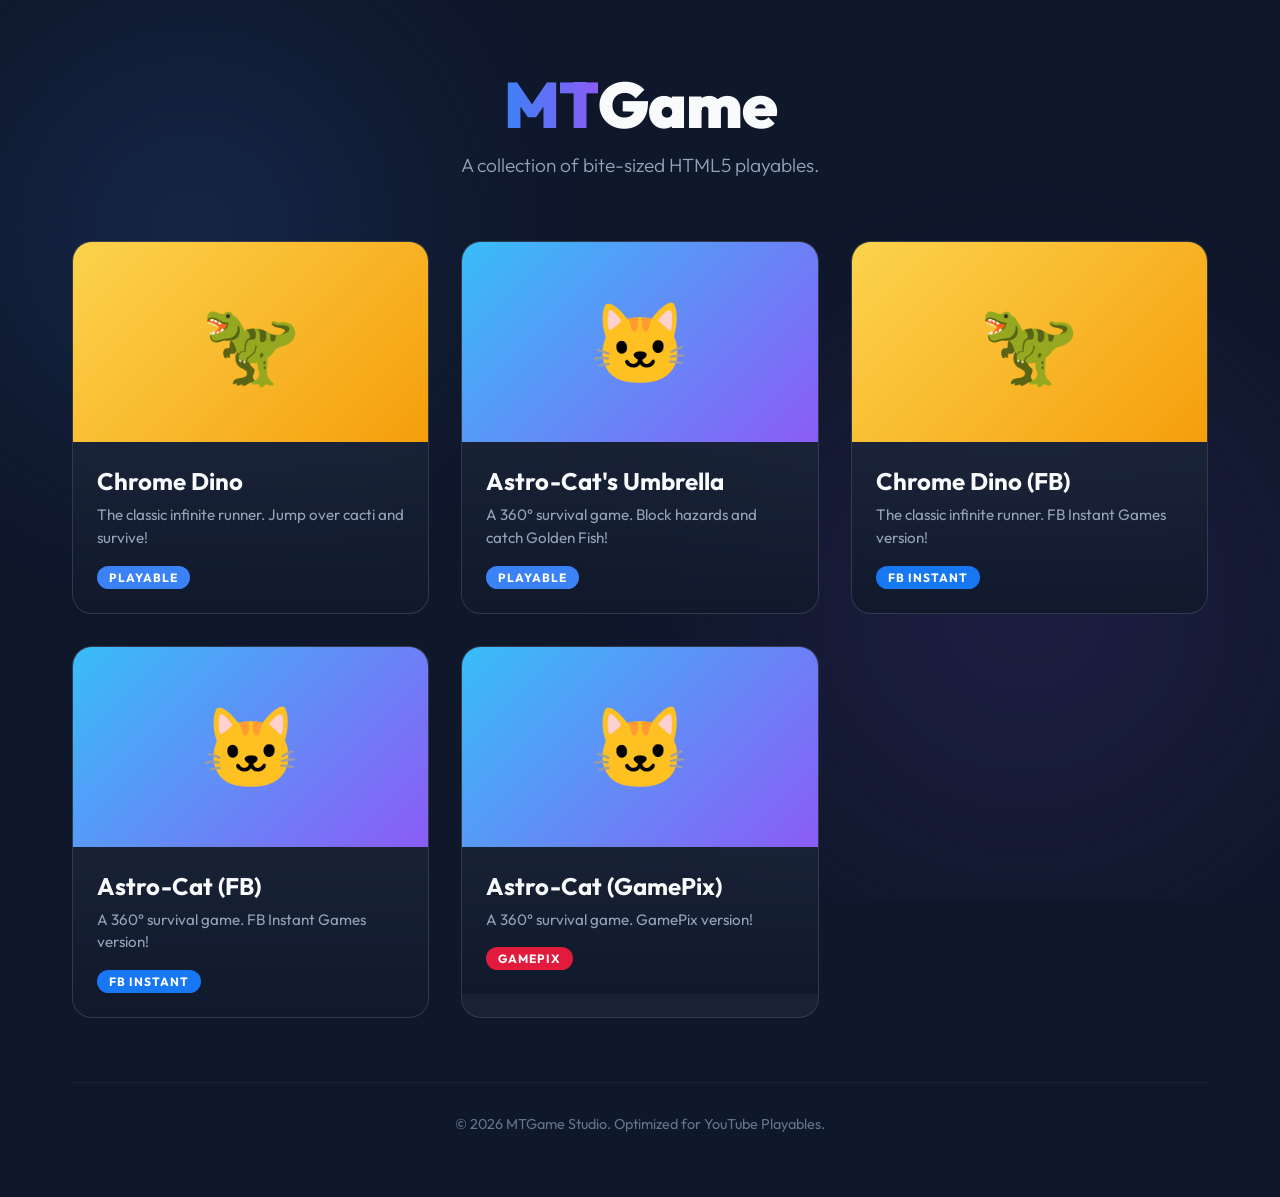
<file: index.html>
<!DOCTYPE html>
<html lang="en">
<head>
    <meta charset="UTF-8">
    <meta name="viewport" content="width=device-width, initial-scale=1.0">
    <title>MTGame | Playables Portal</title>
    <link rel="stylesheet" href="styles.css">
    <link href="https://fonts.googleapis.com/css2?family=Outfit:wght@300;500;700;900&display=swap" rel="stylesheet">
</head>
<body>
    <div class="background-elements">
        <div class="blob blob-1"></div>
        <div class="blob blob-2"></div>
    </div>
    
    <div class="container">
        <header>
            <h1><span class="highlight">MT</span>Game</h1>
            <p>A collection of bite-sized HTML5 playables.</p>
        </header>

        <main>
            <div class="games-grid">
                <!-- Dino Game Card -->
                <a href="games/dino/index.html" class="game-card">
                    <div class="game-thumbnail dino-thumb">
                        <div class="thumb-icon">🦖</div>
                        <div class="overlay-play">
                            <svg viewBox="0 0 24 24" width="48" height="48" fill="white"><path d="M8 5v14l11-7z"/></svg>
                        </div>
                    </div>
                    <div class="game-info">
                        <h2>Chrome Dino</h2>
                        <p>The classic infinite runner. Jump over cacti and survive!</p>
                        <span class="badge">Playable</span>
                    </div>
                </a>

                <!-- Astro-Cat Game Card -->
                <a href="games/astrocat/index.html" class="game-card">
                    <div class="game-thumbnail astrocat-thumb">
                        <div class="thumb-icon">🐱</div>
                        <div class="overlay-play">
                            <svg viewBox="0 0 24 24" width="48" height="48" fill="white"><path d="M8 5v14l11-7z"/></svg>
                        </div>
                    </div>
                    <div class="game-info">
                        <h2>Astro-Cat's Umbrella</h2>
                        <p>A 360° survival game. Block hazards and catch Golden Fish!</p>
                        <span class="badge">Playable</span>
                    </div>
                </a>

                <!-- FB Dino Game Card -->
                <a href="fbgame/dino/index.html" class="game-card">
                    <div class="game-thumbnail dino-thumb">
                        <div class="thumb-icon">🦖</div>
                        <div class="overlay-play">
                            <svg viewBox="0 0 24 24" width="48" height="48" fill="white"><path d="M8 5v14l11-7z"/></svg>
                        </div>
                    </div>
                    <div class="game-info">
                        <h2>Chrome Dino (FB)</h2>
                        <p>The classic infinite runner. FB Instant Games version!</p>
                        <span class="badge" style="background-color: #1877F2;">FB Instant</span>
                    </div>
                </a>

                <!-- FB Astro-Cat Game Card -->
                <a href="fbgame/astrocat/index.html" class="game-card">
                    <div class="game-thumbnail astrocat-thumb">
                        <div class="thumb-icon">🐱</div>
                        <div class="overlay-play">
                            <svg viewBox="0 0 24 24" width="48" height="48" fill="white"><path d="M8 5v14l11-7z"/></svg>
                        </div>
                    </div>
                    <div class="game-info">
                        <h2>Astro-Cat (FB)</h2>
                        <p>A 360° survival game. FB Instant Games version!</p>
                        <span class="badge" style="background-color: #1877F2;">FB Instant</span>
                    </div>
                </a>
                <!-- GamePix Astro-Cat Game Card -->
                <a href="gamepix/astrocat/index.html" class="game-card">
                    <div class="game-thumbnail astrocat-thumb">
                        <div class="thumb-icon">🐱</div>
                        <div class="overlay-play">
                            <svg viewBox="0 0 24 24" width="48" height="48" fill="white"><path d="M8 5v14l11-7z"/></svg>
                        </div>
                    </div>
                    <div class="game-info">
                        <h2>Astro-Cat (GamePix)</h2>
                        <p>A 360° survival game. GamePix version!</p>
                        <span class="badge" style="background-color: #E21B3C;">GamePix</span>
                    </div>
                </a>
            </div>
        </main>
        
        <footer>
            <p>&copy; 2026 MTGame Studio. Optimized for YouTube Playables.</p>
        </footer>
    </div>
</body>
</html>
</file>
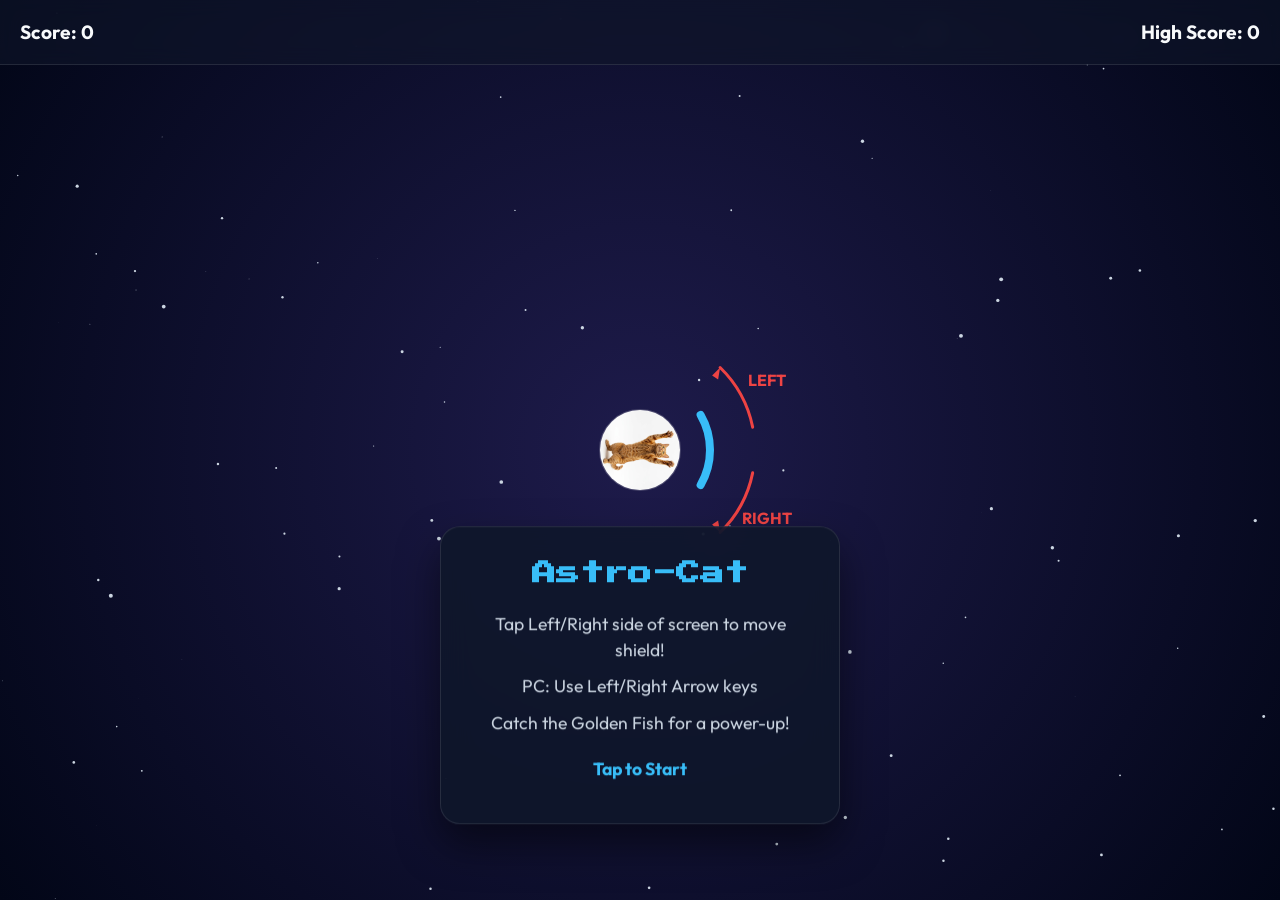
<file: fbgame/astrocat/index.html>
<!DOCTYPE html>
<html lang="en">
<head>
    <script src="https://connect.facebook.net/en_US/fbinstant.7.1.js"></script>
    <meta charset="UTF-8">
    <meta name="viewport" content="width=device-width, initial-scale=1.0, maximum-scale=1.0, user-scalable=no">
    <title>Astro-Cat's Umbrella</title>
    <link rel="stylesheet" href="style.css">
    <link href="https://fonts.googleapis.com/css2?family=Outfit:wght@400;700;900&family=Press+Start+2P&display=swap" rel="stylesheet">
</head>
<body>
    <div class="score-board">
        <div>Score: <span id="score">0</span></div>
        <div id="power-up-indicator" class="hidden">POWER-UP ACTIVE!</div>
        <div>High Score: <span id="high-score">0</span></div>
    </div>
    
    <canvas id="gameCanvas"></canvas>
    
    <div id="game-over" class="hidden">
        <h2>GAME OVER</h2>
        <p>Tap anywhere to Restart</p>
    </div>

    <div id="start-screen">
        <h1>Astro-Cat</h1>
        <p>Tap Left/Right side of screen to move shield!</p>
        <p>PC: Use Left/Right Arrow keys</p>
        <p>Catch the Golden Fish for a power-up!</p>
        <p class="blink">Tap to Start</p>
    </div>

    <script src="script.js"></script>
</body>
</html>
</file>
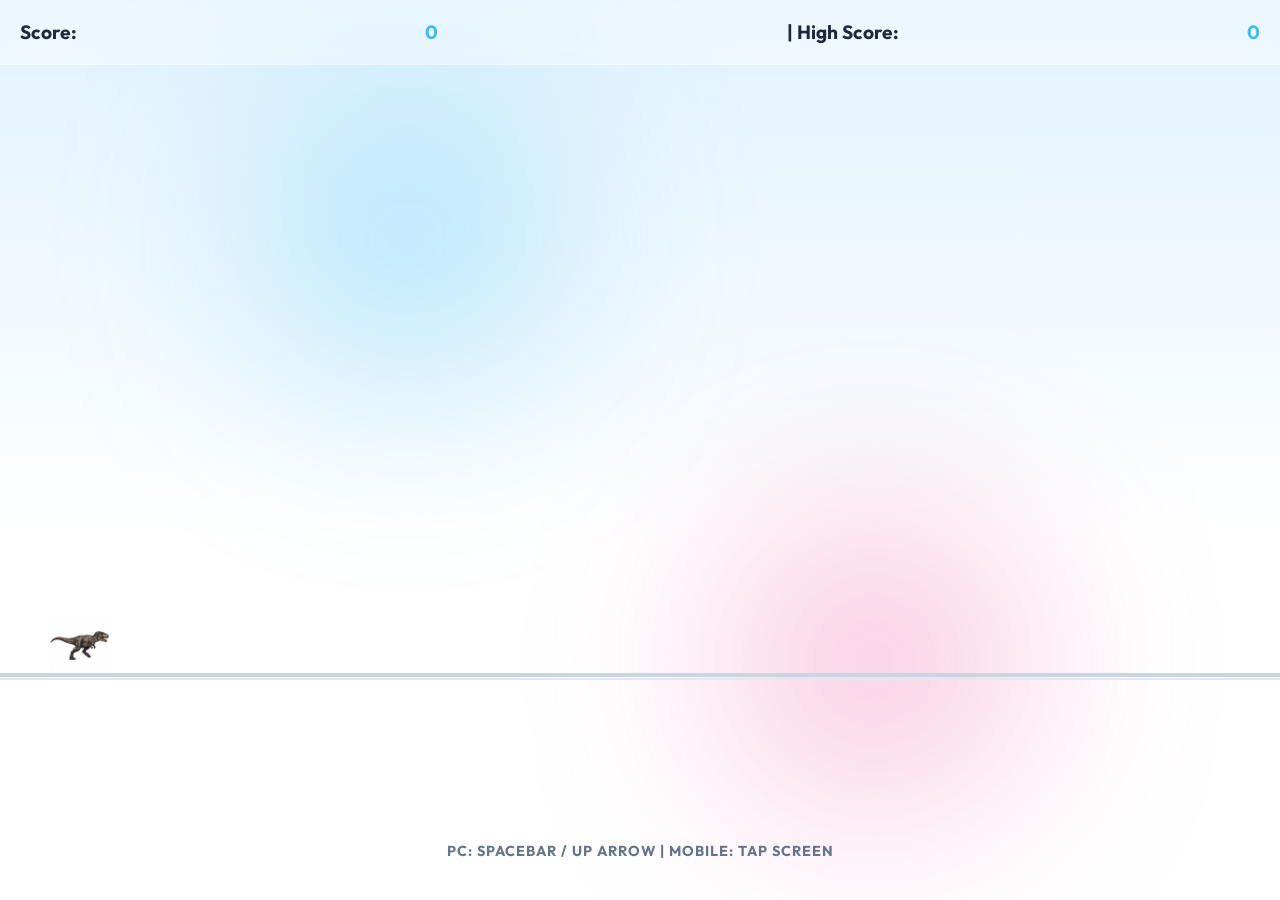
<file: fbgame/dino/index.html>
<!DOCTYPE html>
<html lang="en">
<head>
    <script src="https://connect.facebook.net/en_US/fbinstant.7.1.js"></script>
    <meta charset="UTF-8">
    <meta name="viewport" content="width=device-width, initial-scale=1.0, maximum-scale=1.0, user-scalable=no">
    <title>Chrome Dino Game</title>
    <link rel="stylesheet" href="style.css">
    <link href="https://fonts.googleapis.com/css2?family=Press+Start+2P&display=swap" rel="stylesheet">
</head>
<body>
    <div class="game-container">
        <div class="score-board">
            Score: <span id="score">0</span> | High Score: <span id="high-score">0</span>
        </div>
        <canvas id="gameCanvas"></canvas>
        <div id="game-over" class="hidden">
            <h2>GAME OVER</h2>
            <p>Tap or Press Space to Restart</p>
        </div>
        <div class="controls-hint">
            PC: Spacebar / Up Arrow | Mobile: Tap Screen
        </div>
    </div>
    
    <script src="script.js"></script>
</body>
</html>
</file>
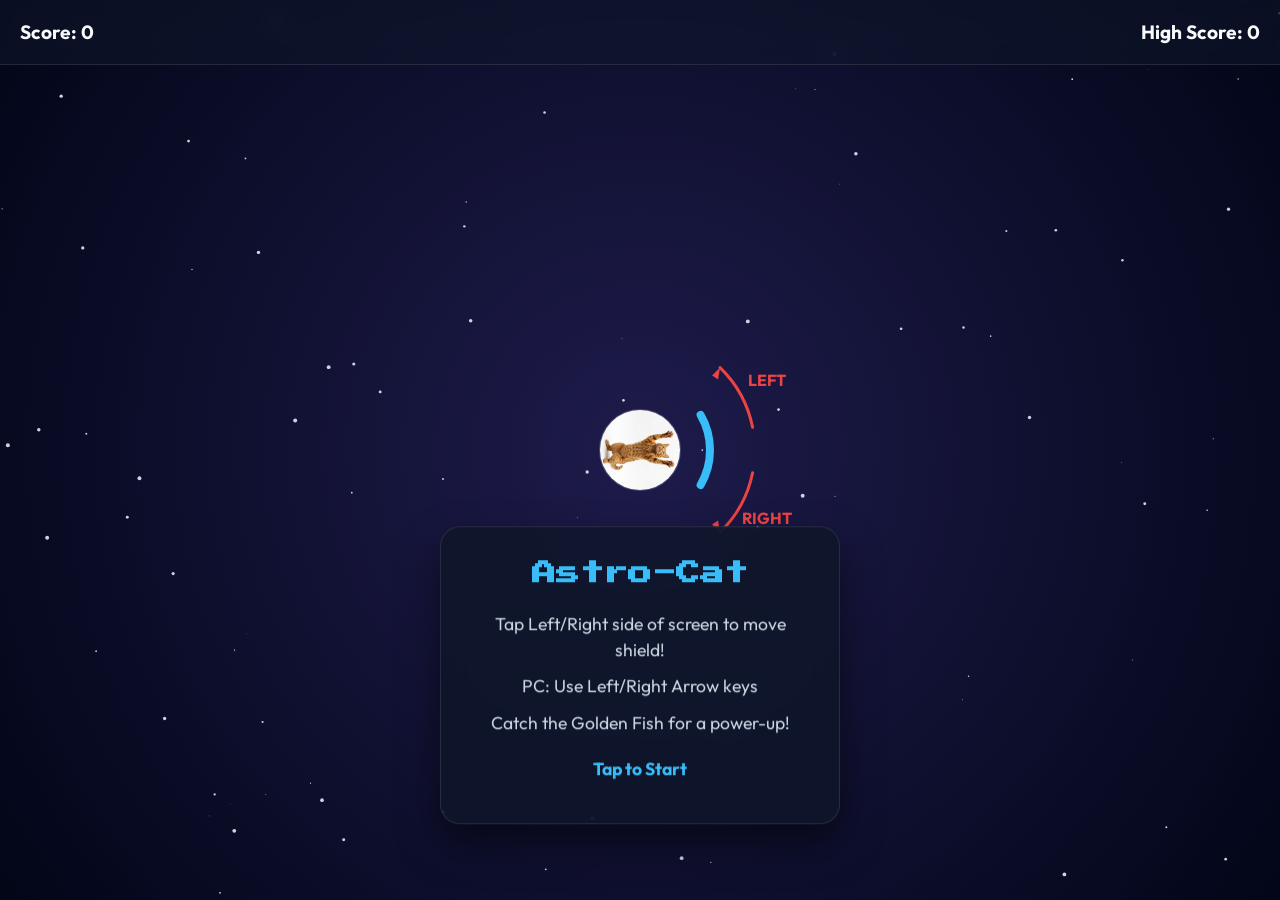
<file: gamepix/astrocat/index.html>
<!DOCTYPE html>
<html lang="en">
<head>
    <script src="https://integration.gamepix.com/sdk/v3/gamepix.sdk.js"></script>
    <meta charset="UTF-8">
    <meta name="viewport" content="width=device-width, initial-scale=1.0, maximum-scale=1.0, user-scalable=no">
    <title>Astro-Cat's Umbrella</title>
    <link rel="stylesheet" href="style.css">
    <link href="https://fonts.googleapis.com/css2?family=Outfit:wght@400;700;900&family=Press+Start+2P&display=swap" rel="stylesheet">
</head>
<body>
    <div class="score-board">
        <div>Score: <span id="score">0</span></div>
        <div id="power-up-indicator" class="hidden">POWER-UP ACTIVE!</div>
        <div>High Score: <span id="high-score">0</span></div>
    </div>
    
    <canvas id="gameCanvas"></canvas>
    
    <div id="game-over" class="hidden">
        <h2>GAME OVER</h2>
        <p>Tap anywhere to Restart</p>
    </div>

    <div id="start-screen">
        <h1>Astro-Cat</h1>
        <p>Tap Left/Right side of screen to move shield!</p>
        <p>PC: Use Left/Right Arrow keys</p>
        <p>Catch the Golden Fish for a power-up!</p>
        <p class="blink">Tap to Start</p>
    </div>

    <script src="script.js"></script>
</body>
</html>
</file>
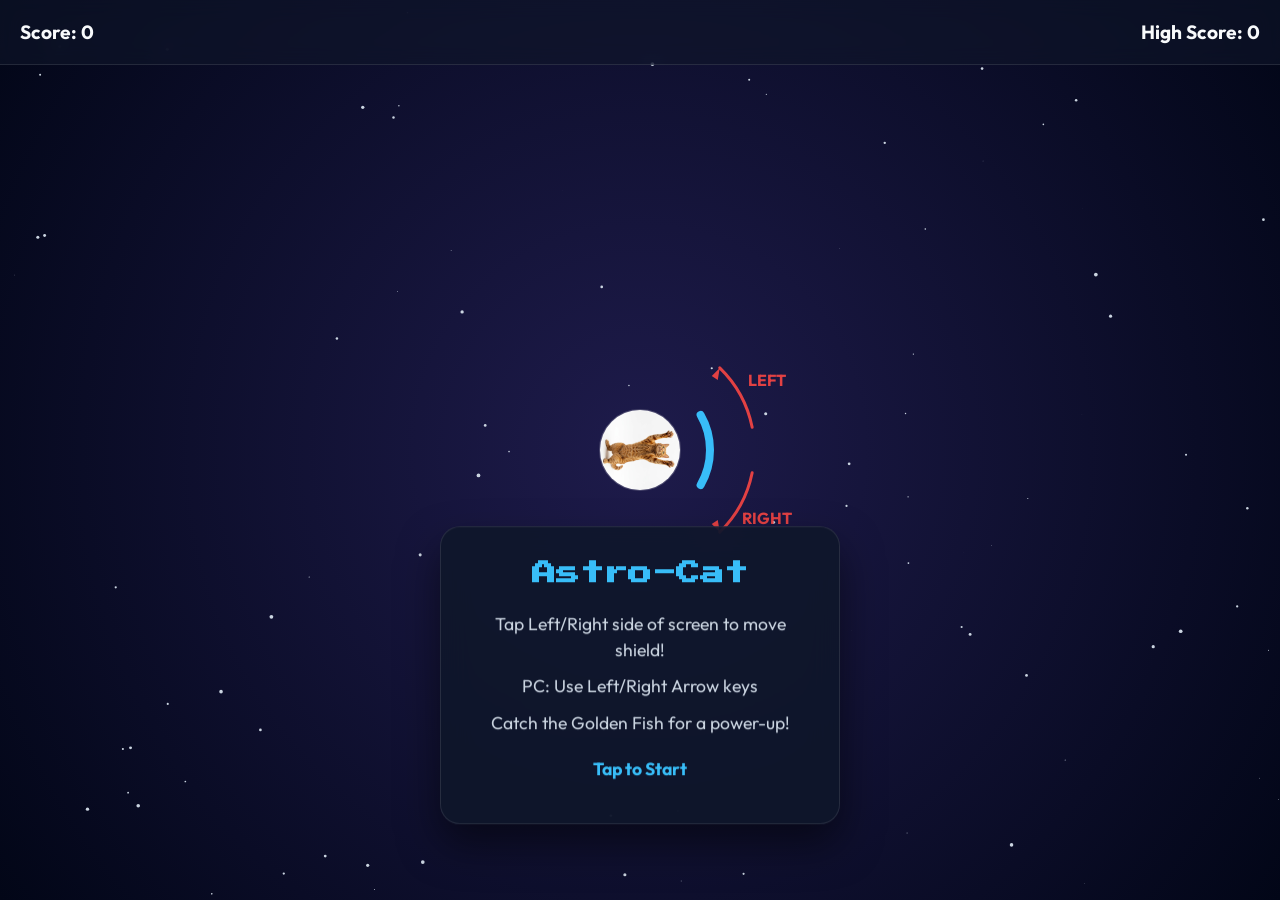
<file: games/astrocat/index.html>
<!DOCTYPE html>
<html lang="en">
<head>
    <script src="https://www.youtube.com/game_api/v1"></script>
    <meta charset="UTF-8">
    <meta name="viewport" content="width=device-width, initial-scale=1.0, maximum-scale=1.0, user-scalable=no">
    <title>Astro-Cat's Umbrella</title>
    <link rel="stylesheet" href="style.css">
    <link href="https://fonts.googleapis.com/css2?family=Outfit:wght@400;700;900&family=Press+Start+2P&display=swap" rel="stylesheet">
</head>
<body>
    <div class="score-board">
        <div>Score: <span id="score">0</span></div>
        <div id="power-up-indicator" class="hidden">POWER-UP ACTIVE!</div>
        <div>High Score: <span id="high-score">0</span></div>
    </div>
    
    <canvas id="gameCanvas"></canvas>
    
    <div id="game-over" class="hidden">
        <h2>GAME OVER</h2>
        <p>Tap anywhere to Restart</p>
    </div>

    <div id="start-screen">
        <h1>Astro-Cat</h1>
        <p>Tap Left/Right side of screen to move shield!</p>
        <p>PC: Use Left/Right Arrow keys</p>
        <p>Catch the Golden Fish for a power-up!</p>
        <p class="blink">Tap to Start</p>
    </div>

    <script src="script.js"></script>
</body>
</html>
</file>
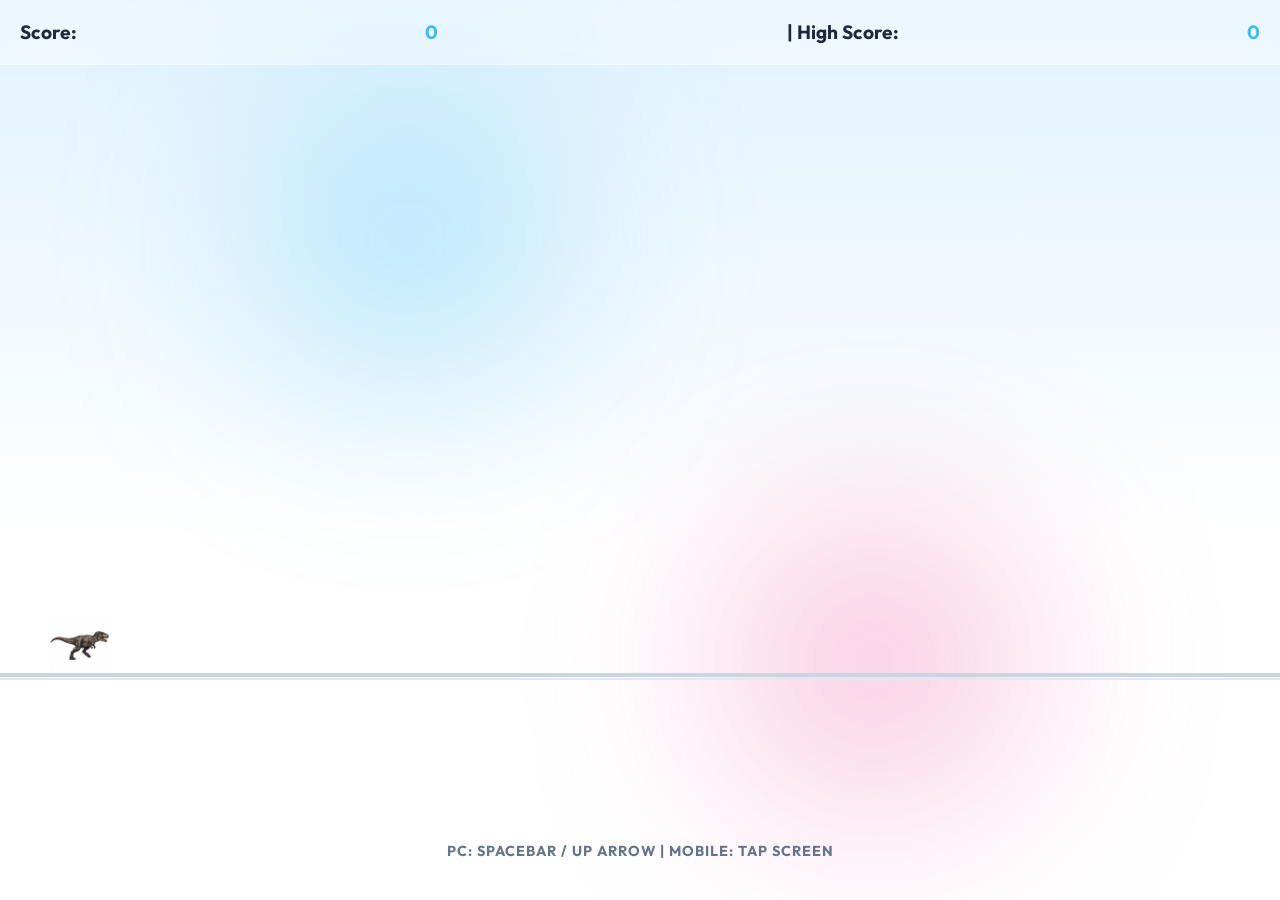
<file: games/dino/index.html>
<!DOCTYPE html>
<html lang="en">
<head>
    <script src="https://www.youtube.com/game_api/v1"></script>
    <meta charset="UTF-8">
    <meta name="viewport" content="width=device-width, initial-scale=1.0, maximum-scale=1.0, user-scalable=no">
    <title>Chrome Dino Game</title>
    <link rel="stylesheet" href="style.css">
    <link href="https://fonts.googleapis.com/css2?family=Press+Start+2P&display=swap" rel="stylesheet">
</head>
<body>
    <div class="game-container">
        <div class="score-board">
            Score: <span id="score">0</span> | High Score: <span id="high-score">0</span>
        </div>
        <canvas id="gameCanvas"></canvas>
        <div id="game-over" class="hidden">
            <h2>GAME OVER</h2>
            <p>Tap or Press Space to Restart</p>
        </div>
        <div class="controls-hint">
            PC: Spacebar / Up Arrow | Mobile: Tap Screen
        </div>
    </div>
    
    <script src="script.js"></script>
</body>
</html>
</file>
<file: styles.css>
:root {
    --bg-color: #0f172a;
    --text-color: #f8fafc;
    --primary: #3b82f6;
    --primary-hover: #2563eb;
    --card-bg: rgba(30, 41, 59, 0.7);
    --card-border: rgba(255, 255, 255, 0.1);
}

* {
    margin: 0;
    padding: 0;
    box-sizing: border-box;
}

body {
    font-family: 'Outfit', sans-serif;
    background-color: var(--bg-color);
    color: var(--text-color);
    min-height: 100vh;
    overflow-x: hidden;
    position: relative;
}

/* Background Effects */
.background-elements {
    position: fixed;
    top: 0;
    left: 0;
    width: 100%;
    height: 100%;
    z-index: -1;
    overflow: hidden;
}

.blob {
    position: absolute;
    border-radius: 50%;
    filter: blur(100px);
    opacity: 0.5;
    animation: float 20s infinite ease-in-out alternate;
}

.blob-1 {
    top: -10%;
    left: -10%;
    width: 50vw;
    height: 50vw;
    background: radial-gradient(circle, rgba(59,130,246,0.4) 0%, rgba(15,23,42,0) 70%);
}

.blob-2 {
    bottom: -10%;
    right: -10%;
    width: 60vw;
    height: 60vw;
    background: radial-gradient(circle, rgba(139,92,246,0.3) 0%, rgba(15,23,42,0) 70%);
    animation-delay: -10s;
}

@keyframes float {
    0% { transform: translate(0, 0) scale(1); }
    100% { transform: translate(5%, 5%) scale(1.1); }
}

.container {
    max-width: 1200px;
    margin: 0 auto;
    padding: 2rem;
    display: flex;
    flex-direction: column;
    min-height: 100vh;
}

header {
    text-align: center;
    margin-bottom: 4rem;
    margin-top: 2rem;
    animation: fadeInDown 1s ease-out;
}

header h1 {
    font-size: 4rem;
    font-weight: 900;
    letter-spacing: -1px;
    margin-bottom: 0.5rem;
}

header .highlight {
    color: transparent;
    background: linear-gradient(90deg, #3b82f6, #8b5cf6);
    -webkit-background-clip: text;
    background-clip: text;
}

header p {
    font-size: 1.2rem;
    color: #94a3b8;
    font-weight: 300;
}

main {
    flex: 1;
}

.games-grid {
    display: grid;
    grid-template-columns: repeat(auto-fill, minmax(300px, 1fr));
    gap: 2rem;
    animation: fadeInUp 1s ease-out 0.2s both;
}

.game-card {
    background: var(--card-bg);
    border: 1px solid var(--card-border);
    border-radius: 20px;
    overflow: hidden;
    text-decoration: none;
    color: var(--text-color);
    transition: all 0.3s cubic-bezier(0.25, 0.8, 0.25, 1);
    backdrop-filter: blur(10px);
    display: flex;
    flex-direction: column;
}

.game-card:hover:not(.disabled) {
    transform: translateY(-10px);
    border-color: rgba(255, 255, 255, 0.3);
    box-shadow: 0 20px 40px rgba(0, 0, 0, 0.4);
}

.game-card:hover:not(.disabled) .game-thumbnail {
    transform: scale(1.05);
}

.game-card:hover:not(.disabled) .overlay-play {
    opacity: 1;
}

.game-thumbnail {
    height: 200px;
    background: #1e293b;
    position: relative;
    display: flex;
    align-items: center;
    justify-content: center;
    transition: transform 0.5s ease;
    transform-origin: center;
}

.dino-thumb {
    background: linear-gradient(135deg, #fcd34d, #f59e0b);
}

.astrocat-thumb {
    background: linear-gradient(135deg, #38bdf8, #8b5cf6);
}

.empty-thumb {
    background: #334155;
}

.thumb-icon {
    font-size: 5rem;
}

.overlay-play {
    position: absolute;
    top: 0;
    left: 0;
    width: 100%;
    height: 100%;
    background: rgba(0,0,0,0.5);
    display: flex;
    align-items: center;
    justify-content: center;
    opacity: 0;
    transition: opacity 0.3s ease;
}

.overlay-play svg {
    filter: drop-shadow(0 0 10px rgba(255,255,255,0.5));
    transform: scale(0.9);
    transition: transform 0.3s ease;
}

.game-card:hover:not(.disabled) .overlay-play svg {
    transform: scale(1.1);
}

.game-info {
    padding: 1.5rem;
    position: relative;
    background: linear-gradient(to bottom, rgba(30,41,59,0) 0%, rgba(15,23,42,0.8) 100%);
}

.game-info h2 {
    font-size: 1.5rem;
    margin-bottom: 0.5rem;
    font-weight: 700;
}

.game-info p {
    color: #94a3b8;
    font-size: 0.95rem;
    line-height: 1.5;
    margin-bottom: 1rem;
}

.badge {
    display: inline-block;
    padding: 0.25rem 0.75rem;
    border-radius: 50px;
    font-size: 0.75rem;
    font-weight: 700;
    background: var(--primary);
    color: white;
    text-transform: uppercase;
    letter-spacing: 1px;
}

.badge-outline {
    background: transparent;
    border: 1px solid #64748b;
    color: #94a3b8;
}

.disabled {
    opacity: 0.6;
    cursor: not-allowed;
}

footer {
    text-align: center;
    margin-top: 4rem;
    padding: 2rem 0;
    color: #64748b;
    font-size: 0.9rem;
    border-top: 1px solid rgba(255,255,255,0.05);
}

@keyframes fadeInDown {
    from { opacity: 0; transform: translateY(-30px); }
    to { opacity: 1; transform: translateY(0); }
}

@keyframes fadeInUp {
    from { opacity: 0; transform: translateY(30px); }
    to { opacity: 1; transform: translateY(0); }
}

/* Responsive */
@media (max-width: 768px) {
    header h1 { font-size: 3rem; }
    .games-grid { grid-template-columns: 1fr; }
}
</file>
<file: fbgame/astrocat/style.css>
@import url('https://fonts.googleapis.com/css2?family=Outfit:wght@400;700;900&family=Press+Start+2P&display=swap');

* {
    margin: 0;
    padding: 0;
    box-sizing: border-box;
}

body {
    font-family: 'Outfit', sans-serif;
    /* Deep space radial gradient */
    background: radial-gradient(circle at center, #1e1b4b 0%, #020617 100%);
    display: block;
    width: 100vw;
    height: 100vh;
    overflow: hidden;
    touch-action: none; /* Prevent browser scrolling/pull-to-refresh */
    color: #f8fafc;
}

canvas {
    display: block;
    width: 100%;
    height: 100%;
}

.score-board {
    position: absolute;
    top: 0;
    left: 0;
    width: 100%;
    display: flex;
    justify-content: space-between;
    font-size: 1.2rem;
    font-weight: 700;
    padding: calc(20px + env(safe-area-inset-top)) calc(20px + env(safe-area-inset-right)) 20px calc(20px + env(safe-area-inset-left));
    background: rgba(15, 23, 42, 0.6);
    backdrop-filter: blur(10px);
    border-bottom: 1px solid rgba(255, 255, 255, 0.1);
    z-index: 10;
    pointer-events: none;
}

#power-up-indicator {
    color: #facc15;
    animation: pulse 1s infinite alternate;
}

@keyframes pulse {
    from { opacity: 0.7; transform: scale(0.95); }
    to { opacity: 1; transform: scale(1.05); }
}

.hidden {
    display: none !important;
}

#game-over, #start-screen {
    position: absolute;
    top: 75%;
    left: 50%;
    transform: translate(-50%, -50%);
    text-align: center;
    background: rgba(15, 23, 42, 0.85);
    padding: 30px 40px;
    border-radius: 20px;
    border: 1px solid rgba(255, 255, 255, 0.1);
    box-shadow: 0 20px 40px rgba(0, 0, 0, 0.5);
    backdrop-filter: blur(15px);
    z-index: 20;
    pointer-events: none;
    width: 90%;
    max-width: 400px;
}

h1, h2 {
    font-family: 'Press Start 2P', cursive;
    color: #38bdf8;
    margin-bottom: 20px;
    font-size: 1.5rem;
    line-height: 1.4;
}

#game-over h2 {
    color: #ef4444;
}

p {
    font-size: 1.1rem;
    color: #cbd5e1;
    margin-bottom: 10px;
    line-height: 1.5;
}

.blink {
    animation: blinking 1.5s infinite;
    color: #38bdf8;
    font-weight: 700;
    margin-top: 20px;
}

@keyframes blinking {
    0% { opacity: 1; }
    50% { opacity: 0.3; }
    100% { opacity: 1; }
}
</file>
<file: fbgame/dino/style.css>
@import url('https://fonts.googleapis.com/css2?family=Outfit:wght@400;700;900&family=Press+Start+2P&display=swap');

* {
    margin: 0;
    padding: 0;
    box-sizing: border-box;
}

body {
    font-family: 'Outfit', sans-serif;
    background: linear-gradient(to bottom, #e0f2fe 0%, #fff 60%); /* Move canvas background to body */
    display: block;
    width: 100vw;
    height: 100vh;
    margin: 0;
    padding: 0;
    touch-action: none;
    color: #1e293b;
    overflow: hidden;
}

/* Add some ambient glowing orbs behind the game */
body::before, body::after {
    content: '';
    position: absolute;
    width: 300px;
    height: 300px;
    border-radius: 50%;
    filter: blur(100px);
    z-index: -1;
    animation: float 10s infinite alternate ease-in-out;
}
body::before {
    background: rgba(56, 189, 248, 0.3);
    top: 10%;
    left: 20%;
}
body::after {
    background: rgba(236, 72, 153, 0.3);
    bottom: 10%;
    right: 20%;
    animation-delay: -5s;
}
@keyframes float {
    0% { transform: translate(0, 0); }
    100% { transform: translate(30px, 50px); }
}

.game-container {
    position: relative;
    width: 100%;
    height: 100%;
    display: block;
    z-index: 1;
}

.score-board {
    position: absolute;
    top: 0;
    left: 0;
    width: 100%;
    display: flex;
    justify-content: space-between;
    font-size: 1.2rem;
    font-weight: 700;
    padding: calc(20px + env(safe-area-inset-top)) calc(20px + env(safe-area-inset-right)) 20px calc(20px + env(safe-area-inset-left));
    background: rgba(255, 255, 255, 0.4);
    backdrop-filter: blur(10px);
    border-bottom: 1px solid rgba(255, 255, 255, 0.5);
    z-index: 10;
    color: #1e293b;
}
.score-board span {
    color: #38bdf8;
}

canvas {
    display: block;
    width: 100%;
    height: 100%;
}

#game-over {
    position: absolute;
    top: 50%;
    left: 50%;
    transform: translate(-50%, -50%);
    text-align: center;
    background: rgba(15, 23, 42, 0.85);
    backdrop-filter: blur(15px);
    padding: 40px;
    border-radius: 20px;
    border: 1px solid rgba(255, 255, 255, 0.1);
    box-shadow: 0 20px 50px rgba(0, 0, 0, 0.5);
    animation: popIn 0.5s cubic-bezier(0.175, 0.885, 0.32, 1.275) forwards;
}

@keyframes popIn {
    0% { opacity: 0; transform: translate(-50%, -40%) scale(0.8); }
    100% { opacity: 1; transform: translate(-50%, -50%) scale(1); }
}

#game-over h2 {
    font-size: 3rem;
    font-weight: 900;
    color: transparent;
    background: linear-gradient(90deg, #f43f5e, #fb923c);
    -webkit-background-clip: text;
    background-clip: text;
    margin-bottom: 10px;
    text-transform: uppercase;
    letter-spacing: 2px;
}

#game-over p {
    font-size: 1.1rem;
    color: #94a3b8;
    margin-bottom: 25px;
}

.hidden {
    display: none !important;
}

.controls-hint {
    position: absolute;
    bottom: 40px;
    left: 0;
    width: 100%;
    text-align: center;
    font-size: 0.9rem;
    color: #64748b;
    letter-spacing: 1px;
    text-transform: uppercase;
    font-weight: 700;
    pointer-events: none;
    z-index: 10;
}

@media (max-width: 800px) {
    .score-board { font-size: 1rem; padding: 10px 15px; }
    #game-over h2 { font-size: 2rem; }
}
</file>
<file: gamepix/astrocat/style.css>
@import url('https://fonts.googleapis.com/css2?family=Outfit:wght@400;700;900&family=Press+Start+2P&display=swap');

* {
    margin: 0;
    padding: 0;
    box-sizing: border-box;
}

body {
    font-family: 'Outfit', sans-serif;
    /* Deep space radial gradient */
    background: radial-gradient(circle at center, #1e1b4b 0%, #020617 100%);
    display: block;
    width: 100vw;
    height: 100vh;
    overflow: hidden;
    touch-action: none; /* Prevent browser scrolling/pull-to-refresh */
    color: #f8fafc;
}

canvas {
    display: block;
    width: 100%;
    height: 100%;
}

.score-board {
    position: absolute;
    top: 0;
    left: 0;
    width: 100%;
    display: flex;
    justify-content: space-between;
    font-size: 1.2rem;
    font-weight: 700;
    padding: calc(20px + env(safe-area-inset-top)) calc(20px + env(safe-area-inset-right)) 20px calc(20px + env(safe-area-inset-left));
    background: rgba(15, 23, 42, 0.6);
    backdrop-filter: blur(10px);
    border-bottom: 1px solid rgba(255, 255, 255, 0.1);
    z-index: 10;
    pointer-events: none;
}

#power-up-indicator {
    color: #facc15;
    animation: pulse 1s infinite alternate;
}

@keyframes pulse {
    from { opacity: 0.7; transform: scale(0.95); }
    to { opacity: 1; transform: scale(1.05); }
}

.hidden {
    display: none !important;
}

#game-over, #start-screen {
    position: absolute;
    top: 75%;
    left: 50%;
    transform: translate(-50%, -50%);
    text-align: center;
    background: rgba(15, 23, 42, 0.85);
    padding: 30px 40px;
    border-radius: 20px;
    border: 1px solid rgba(255, 255, 255, 0.1);
    box-shadow: 0 20px 40px rgba(0, 0, 0, 0.5);
    backdrop-filter: blur(15px);
    z-index: 20;
    pointer-events: none;
    width: 90%;
    max-width: 400px;
}

h1, h2 {
    font-family: 'Press Start 2P', cursive;
    color: #38bdf8;
    margin-bottom: 20px;
    font-size: 1.5rem;
    line-height: 1.4;
}

#game-over h2 {
    color: #ef4444;
}

p {
    font-size: 1.1rem;
    color: #cbd5e1;
    margin-bottom: 10px;
    line-height: 1.5;
}

.blink {
    animation: blinking 1.5s infinite;
    color: #38bdf8;
    font-weight: 700;
    margin-top: 20px;
}

@keyframes blinking {
    0% { opacity: 1; }
    50% { opacity: 0.3; }
    100% { opacity: 1; }
}
</file>
<file: games/astrocat/style.css>
@import url('https://fonts.googleapis.com/css2?family=Outfit:wght@400;700;900&family=Press+Start+2P&display=swap');

* {
    margin: 0;
    padding: 0;
    box-sizing: border-box;
}

body {
    font-family: 'Outfit', sans-serif;
    /* Deep space radial gradient */
    background: radial-gradient(circle at center, #1e1b4b 0%, #020617 100%);
    display: block;
    width: 100vw;
    height: 100vh;
    overflow: hidden;
    touch-action: none; /* Prevent browser scrolling/pull-to-refresh */
    color: #f8fafc;
}

canvas {
    display: block;
    width: 100%;
    height: 100%;
}

.score-board {
    position: absolute;
    top: 0;
    left: 0;
    width: 100%;
    display: flex;
    justify-content: space-between;
    font-size: 1.2rem;
    font-weight: 700;
    padding: calc(20px + env(safe-area-inset-top)) calc(20px + env(safe-area-inset-right)) 20px calc(20px + env(safe-area-inset-left));
    background: rgba(15, 23, 42, 0.6);
    backdrop-filter: blur(10px);
    border-bottom: 1px solid rgba(255, 255, 255, 0.1);
    z-index: 10;
    pointer-events: none;
}

#power-up-indicator {
    color: #facc15;
    animation: pulse 1s infinite alternate;
}

@keyframes pulse {
    from { opacity: 0.7; transform: scale(0.95); }
    to { opacity: 1; transform: scale(1.05); }
}

.hidden {
    display: none !important;
}

#game-over, #start-screen {
    position: absolute;
    top: 75%;
    left: 50%;
    transform: translate(-50%, -50%);
    text-align: center;
    background: rgba(15, 23, 42, 0.85);
    padding: 30px 40px;
    border-radius: 20px;
    border: 1px solid rgba(255, 255, 255, 0.1);
    box-shadow: 0 20px 40px rgba(0, 0, 0, 0.5);
    backdrop-filter: blur(15px);
    z-index: 20;
    pointer-events: none;
    width: 90%;
    max-width: 400px;
}

h1, h2 {
    font-family: 'Press Start 2P', cursive;
    color: #38bdf8;
    margin-bottom: 20px;
    font-size: 1.5rem;
    line-height: 1.4;
}

#game-over h2 {
    color: #ef4444;
}

p {
    font-size: 1.1rem;
    color: #cbd5e1;
    margin-bottom: 10px;
    line-height: 1.5;
}

.blink {
    animation: blinking 1.5s infinite;
    color: #38bdf8;
    font-weight: 700;
    margin-top: 20px;
}

@keyframes blinking {
    0% { opacity: 1; }
    50% { opacity: 0.3; }
    100% { opacity: 1; }
}
</file>
<file: games/dino/style.css>
@import url('https://fonts.googleapis.com/css2?family=Outfit:wght@400;700;900&family=Press+Start+2P&display=swap');

* {
    margin: 0;
    padding: 0;
    box-sizing: border-box;
}

body {
    font-family: 'Outfit', sans-serif;
    background: linear-gradient(to bottom, #e0f2fe 0%, #fff 60%); /* Move canvas background to body */
    display: block;
    width: 100vw;
    height: 100vh;
    margin: 0;
    padding: 0;
    touch-action: none;
    color: #1e293b;
    overflow: hidden;
}

/* Add some ambient glowing orbs behind the game */
body::before, body::after {
    content: '';
    position: absolute;
    width: 300px;
    height: 300px;
    border-radius: 50%;
    filter: blur(100px);
    z-index: -1;
    animation: float 10s infinite alternate ease-in-out;
}
body::before {
    background: rgba(56, 189, 248, 0.3);
    top: 10%;
    left: 20%;
}
body::after {
    background: rgba(236, 72, 153, 0.3);
    bottom: 10%;
    right: 20%;
    animation-delay: -5s;
}
@keyframes float {
    0% { transform: translate(0, 0); }
    100% { transform: translate(30px, 50px); }
}

.game-container {
    position: relative;
    width: 100%;
    height: 100%;
    display: block;
    z-index: 1;
}

.score-board {
    position: absolute;
    top: 0;
    left: 0;
    width: 100%;
    display: flex;
    justify-content: space-between;
    font-size: 1.2rem;
    font-weight: 700;
    padding: calc(20px + env(safe-area-inset-top)) calc(20px + env(safe-area-inset-right)) 20px calc(20px + env(safe-area-inset-left));
    background: rgba(255, 255, 255, 0.4);
    backdrop-filter: blur(10px);
    border-bottom: 1px solid rgba(255, 255, 255, 0.5);
    z-index: 10;
    color: #1e293b;
}
.score-board span {
    color: #38bdf8;
}

canvas {
    display: block;
    width: 100%;
    height: 100%;
}

#game-over {
    position: absolute;
    top: 50%;
    left: 50%;
    transform: translate(-50%, -50%);
    text-align: center;
    background: rgba(15, 23, 42, 0.85);
    backdrop-filter: blur(15px);
    padding: 40px;
    border-radius: 20px;
    border: 1px solid rgba(255, 255, 255, 0.1);
    box-shadow: 0 20px 50px rgba(0, 0, 0, 0.5);
    animation: popIn 0.5s cubic-bezier(0.175, 0.885, 0.32, 1.275) forwards;
}

@keyframes popIn {
    0% { opacity: 0; transform: translate(-50%, -40%) scale(0.8); }
    100% { opacity: 1; transform: translate(-50%, -50%) scale(1); }
}

#game-over h2 {
    font-size: 3rem;
    font-weight: 900;
    color: transparent;
    background: linear-gradient(90deg, #f43f5e, #fb923c);
    -webkit-background-clip: text;
    background-clip: text;
    margin-bottom: 10px;
    text-transform: uppercase;
    letter-spacing: 2px;
}

#game-over p {
    font-size: 1.1rem;
    color: #94a3b8;
    margin-bottom: 25px;
}

.hidden {
    display: none !important;
}

.controls-hint {
    position: absolute;
    bottom: 40px;
    left: 0;
    width: 100%;
    text-align: center;
    font-size: 0.9rem;
    color: #64748b;
    letter-spacing: 1px;
    text-transform: uppercase;
    font-weight: 700;
    pointer-events: none;
    z-index: 10;
}

@media (max-width: 800px) {
    .score-board { font-size: 1rem; padding: 10px 15px; }
    #game-over h2 { font-size: 2rem; }
}
</file>
